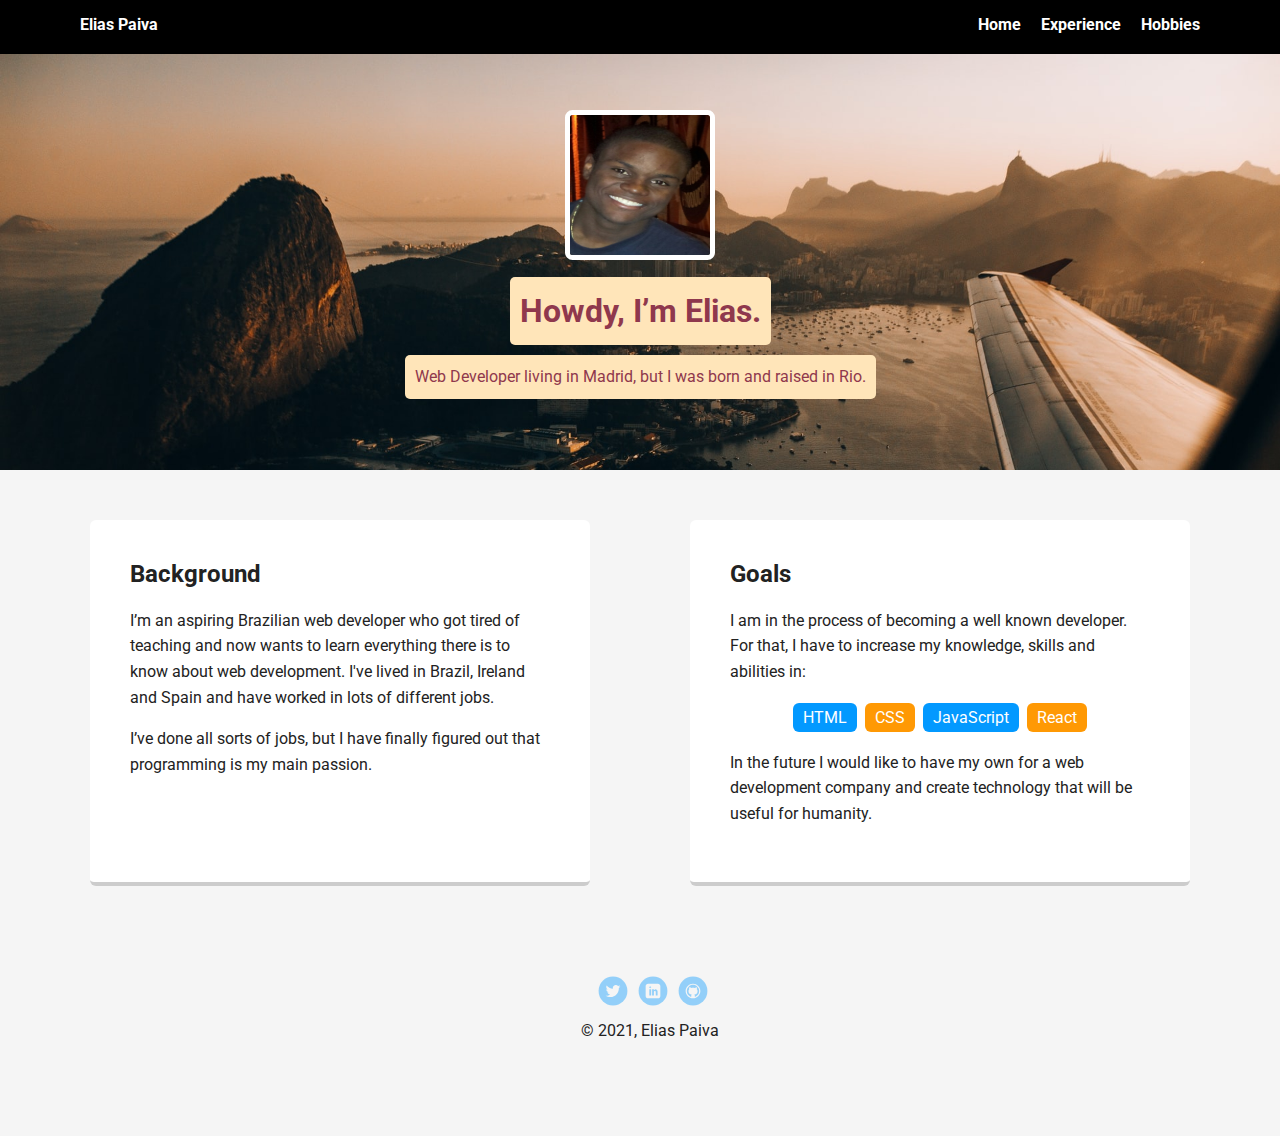
<file: index.html>
<!doctype html>
<html lang="en">
<head>
  <meta charset="utf-8">
  <title>Elias Paiva's Profile</title>
  <meta name="viewport" content="width=device-width, initial-scale=1.0">
  <link rel="stylesheet" href="styles.css">
  <link href="https://fonts.googleapis.com/css?family=Muli%7CRoboto:400,300,500,700,900" rel="stylesheet"></head>
  <body>

    <nav class="main-nav">
        <ul class="nav">
          <li class="name">Elias Paiva</li>
          <li><a href="index.html">Home</a></li>
          <li><a href="Pages/experience.html">Experience</a></li>
          <li><a href="Pages/hobbies.html">Hobbies</a></li>
        </ul>
    </nav>

    <header>
      <img src="images/me.jpg" alt="An image of Elias' face" class="profile-image">
      <h1 class="tag name">Howdy, I’m Elias.
      </h1>
      <p class="tag location">Web Developer living in Madrid, but I was born and raised in Rio.</p>
    </header>

    <main class="flex">
      <section class="card">
        <h2>Background</h2>
        <p>I’m an aspiring Brazilian web developer who got tired of teaching and now wants to learn everything there is to know about web development. I've lived in Brazil, Ireland and Spain and have worked in lots of different jobs.</p>
        <p>I’ve done all sorts of jobs, but I have finally figured out that programming is my main passion.</p>
      </section> 

      <section class="card">
        <h2>Goals</h2>
        <p>I am in the process of becoming a well known developer. For that, I have to increase my knowledge, skills and abilities in:</p>
        <ul class="skills">
          <li>HTML</li>
          <li>CSS</li>
          <li>JavaScript</li>
          <li>React</li>
        </ul>
        <p>In the future I would like to have my own for a web development company and create technology that will be useful for humanity.</p>
      </section> 

    </main>
    
    <footer>
      <ul>
        <li><a href="https://twitter.com/FuturoWebdev?s=08" class="social twitter" target="_blank">Twitter</a></li>
        <li><a href="https://www.linkedin.com/in/elias-paiva-8225631b8/" class="social linkedin" target="_blank">LinkedIn</a></li>
        <li><a href="https://github.com/eliaspaiva" class="social github" target="_blank">Github</a></li>
      </ul>
      <p class="copyright">&copy;	 2021, Elias Paiva</p>
    </footer>
  </body>
  </html>
</file>
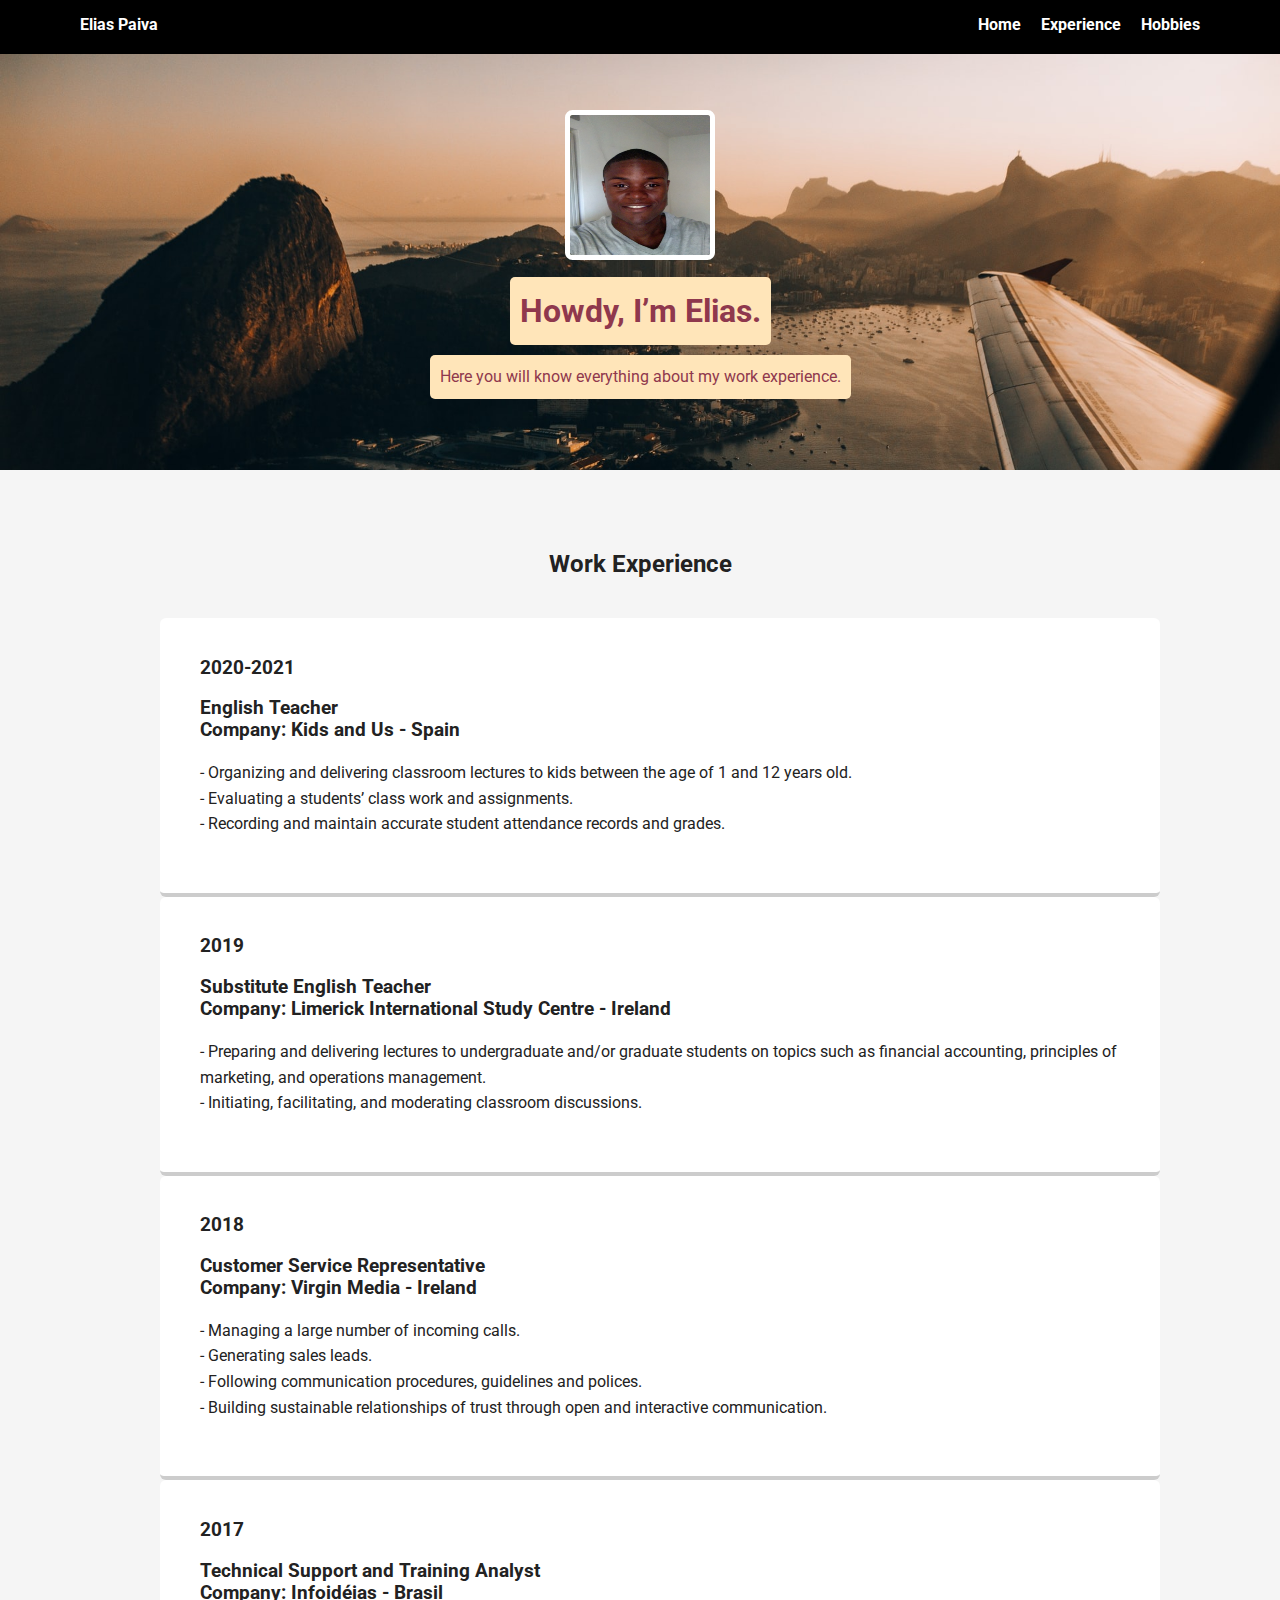
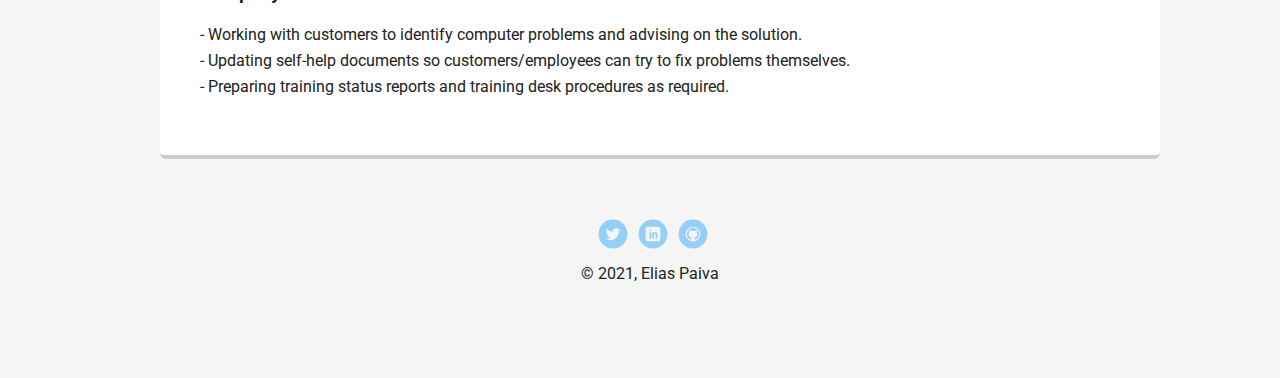
<file: Pages/experience.html>
<!doctype html>
<html lang="en">
<head>
  <meta charset="utf-8">
  <title>Elias Paiva's Work Experience</title>
  <meta name="viewport" content="width=device-width, initial-scale=1.0">
  <link rel="stylesheet" href="../styles.css">
  <link href="https://fonts.googleapis.com/css?family=Muli%7CRoboto:400,300,500,700,900" rel="stylesheet"></head>
  <body>

    <nav class="main-nav">
        <ul class="nav">
          <li class="name">Elias Paiva</li>
          <li><a href="../index.html">Home</a></li>
          <li><a href="experience.html">Experience</a></li>
          <li><a href="hobbies.html">Hobbies</a></li>

        </ul>
    </nav>

    <header>
      <img src="../images/me1.jpg" alt="An image of Elias' face" class="profile-image">
      <h1 class="tag name">Howdy, I’m Elias.</h1>
      <p class="tag location">Here you will know everything about my work experience.</p>
    </header>


    <section class="header_2">
      <h2>Work Experience</h2>
    </section>


    <main class="flex_2">
        <section class="card_2">
          <h3>2020-2021</h3>
          <h3>English Teacher <br> Company: Kids and Us - Spain</h3>
          <p>- Organizing and delivering classroom lectures to
            kids between the age of 1 and 12 years old. <br>
            - Evaluating a students’ class work and assignments. <br>
            - Recording and maintain accurate student
            attendance records and grades.</p>
        </section> 

          <section class="card_2">
            <h3>2019</h3>
            <h3>Substitute English Teacher <br> Company: Limerick International Study Centre - Ireland</h3>
            <p>- Preparing and delivering lectures to undergraduate
              and/or graduate students on topics such as
              financial accounting, principles of marketing, and
              operations management. <br>
              - Initiating, facilitating,
              and moderating classroom discussions.</p>
          </section> 

            <section class="card_2">
              <h3>2018</h3>
              <h3>Customer Service Representative <br> Company: Virgin Media - Ireland</h3>
              <p>- Managing a large number of incoming calls. <br> 
                - Generating sales leads. <br>
                - Following communication procedures, guidelines and polices. <br>
                - Building sustainable relationships of trust through open and interactive communication.
                </p>
            </section> 

            <section class="card_2">
              <h3>2017</h3>
              <h3>Technical Support and Training Analyst <br> Company: Infoidéias - Brasil</h3>
              <p>- Working with customers to identify computer problems and advising on the solution. <br>
                - Updating self-help documents so customers/employees can try to fix problems themselves. <br>
                 - Preparing training status reports and training desk procedures as required.</p>
            </section> 
    </main>
    
    <footer>
      <ul>
        <li><a href="https://twitter.com/FuturoWebdev?s=08" class="social twitter" target="_blank">Twitter</a></li>
        <li><a href="https://www.linkedin.com/in/elias-paiva-8225631b8/" class="social linkedin" target="_blank">LinkedIn</a></li>
        <li><a href="https://github.com/eliaspaiva" class="social github" target="_blank">Github</a></li>
      </ul>
      <p class="copyright">&copy;	 2021, Elias Paiva</p>
    </footer>
  </body>
  </html>
</file>
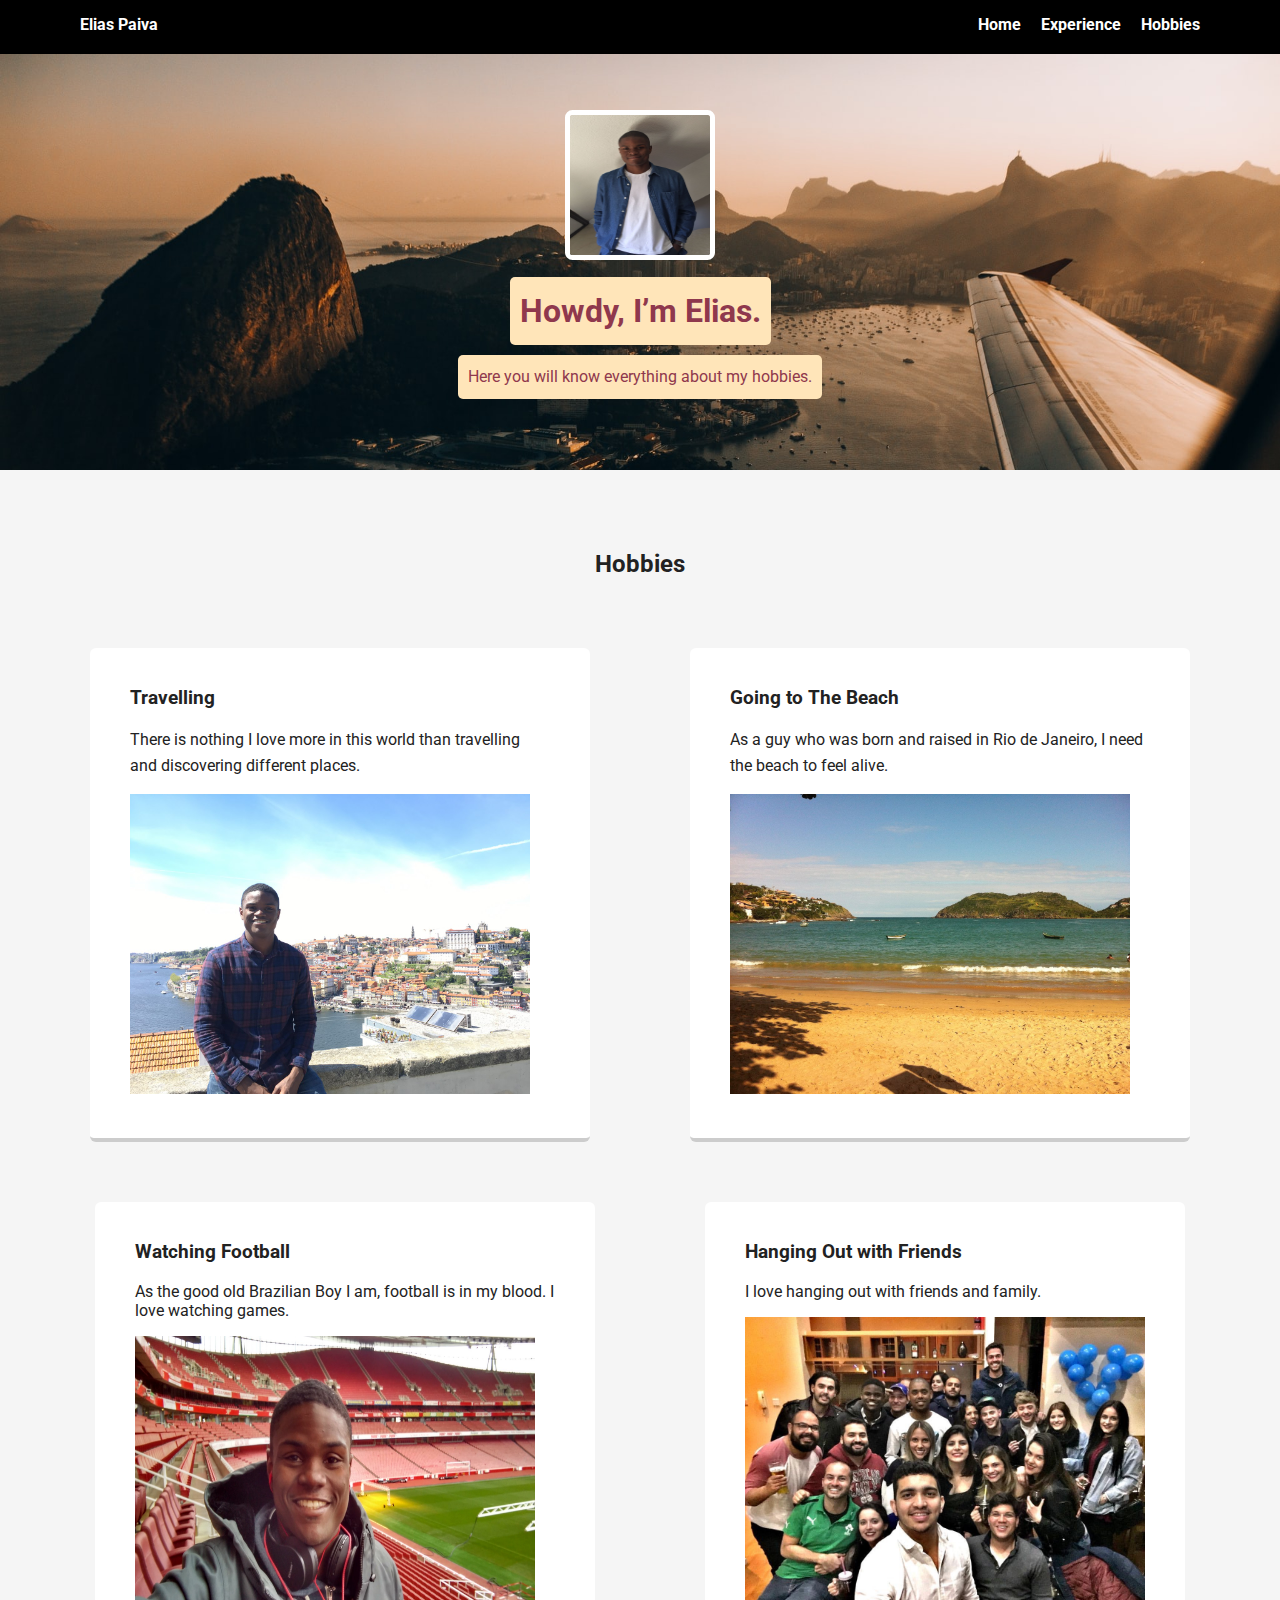
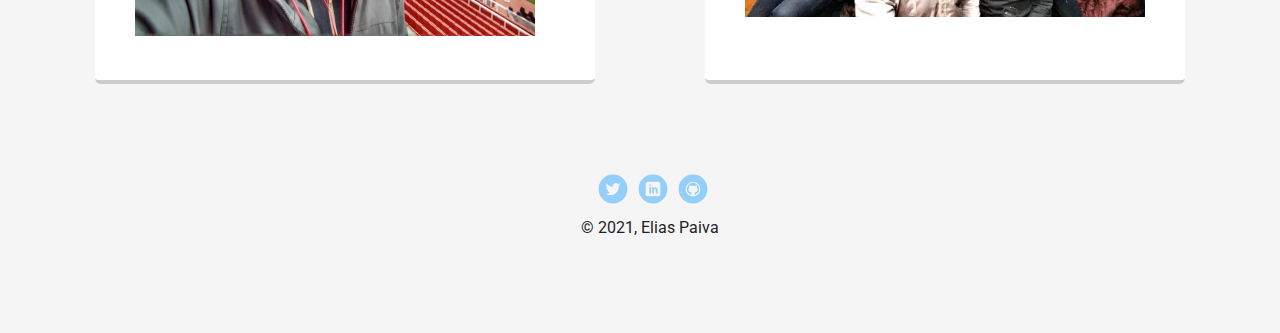
<file: Pages/hobbies.html>
<!doctype html>
<html lang="en">
<head>
  <meta charset="utf-8">
  <title>Elias Paiva's Hobbies</title>
  <meta name="viewport" content="width=device-width, initial-scale=1.0">
  <link rel="stylesheet" href="../styles.css">
  <link href="https://fonts.googleapis.com/css?family=Muli%7CRoboto:400,300,500,700,900" rel="stylesheet"></head>
  <body>

    <nav class="main-nav">
      <ul class="nav">
        <li class="name">Elias Paiva</li>
        <li><a href="../index.html">Home</a></li>
        <li><a href="experience.html">Experience</a></li>
        <li><a href="hobbies.html">Hobbies</a></li>
      </ul>
  </nav>

  <header>
    <img src="../images/me2.jpg" alt="An image of Elias" class="profile-image">
    <h1 class="tag name">Howdy, I’m Elias.
    </h1>
    <p class="tag location">Here you will know everything about my hobbies.</p>
  </header>

  <section class="header_2">
    <h2>Hobbies</h2>
  </section>

  <main class="flex">
    <section class="card">
      <h3>Travelling</h3>
      <p>There is nothing I love more in this world than travelling and discovering different places. </p>
      <img src="../images/travelling1.jpg" alt="An image of Elias and a beautiful background in Porto, Portugal" class="image-hobbies">
    </section> 

      <section class="card">
        <h3>Going to The Beach</h3>
        <p>As a guy who was born and raised in Rio de Janeiro, I need the beach to feel alive. </p>
        <img src="../images/beach.jpg" alt="An image of a beach in Rio de Janeiro" class="image-hobbies">
      </section> 
    </main>

      <aside class="flex">
        <article class="card">
          <h3>Watching Football</h3>
          <p>As the good old Brazilian Boy I am, football is in my blood. I love watching games. </p>
          <img src="../images/stadium.jpg" alt="An image of the author in an empty football stadium in London, England" class="image-hobbies">
        </article> 
    
          <article class="card">
            <h3>Hanging Out with Friends</h3>
            <p>I love hanging out with friends and family. </p>
            <img src="../images/friends.jpg" alt="An image of the author and his friends at a party" class="image-hobbies">
          </article> 
  </aside>
    
    <footer>
      <ul>
        <li><a href="https://twitter.com/FuturoWebdev?s=08" class="social twitter" target="_blank">Twitter</a></li>
        <li><a href="https://www.linkedin.com/in/elias-paiva-8225631b8/" class="social linkedin" target="_blank">LinkedIn</a></li>
        <li><a href="https://github.com/eliaspaiva" class="social github" target="_blank">Github</a></li>
      </ul>
      <p class="copyright">&copy;	 2021, Elias Paiva</p>
    </footer>
  </body>
  </html>
</file>
<file: styles.css>
/* Global Layout Set-up */
* { 
  box-sizing: border-box;
}
  
body {
  margin: 0;
  padding: 0;
  text-align: center;
  font-family: 'Roboto', sans-serif;
  color: #222;
  background: #F5F5F5;
}
/* Link Styles */

a {
  text-decoration: none;
  color: white;
}
a:hover {
  color: #4433ff;
}

/* Section Styles */

.main-nav {
  width: 100%;
  background: black;
  min-height: 30px;
  padding: 10px;
  position: fixed;
  text-align: center;
}
.nav {
  display: flex;
  justify-content: space-around;
  font-weight: 700;
  list-style-type: none;
  margin: 0 auto;
  padding: 0;
}

.nav .name {
    display: block;
    margin-right: auto;
    color: white;
}
.nav li {
  padding: 5px 10px 10px 10px;
}
.nav a {
  transition: all .5s;
}
.nav a:hover {
  color: blue
}

/* Header index.html */

header {
  text-align: center;
  background: url('images/rio.jpg') no-repeat top center ;
  background-size: cover;
  overflow: hidden;
  padding-top: 60px;
}
header {
  line-height: 1.5;
}
header .profile-image {
  margin-top: 50px;
  width: 150px;
  height: 150px;
  border-radius: 50%;
  border: 3px solid white;
  transition: all .5s;
}
header .profile-image:hover {
  transform: scale(1.2) rotate(5deg);
}

main .image-hobbies {
  width: 400px;
  height: 300px;
}

aside .image-hobbies {
  width: 400px;
  height: 300px;
}

/* Header experience.html */

.header_2 {
  text-align: center;
  overflow: hidden;
  padding-top: 60px;
}
header {
  line-height: 1.5;
}
header .profile-image {
  margin-top: 50px;
  width: 150px;
  height: 150px;
  border-radius: 50%;
  border: 3px solid white;
  transition: all .5s;
}
header .profile-image:hover {
  transform: scale(1.2) rotate(5deg);
}


/* Header hobbies.html */

.header_3 {
  text-align: center;
  background: url('images/rio3.jpg') no-repeat  top center ;
  background-size: cover;
  overflow: hidden;
  padding-top: 60px;
}
header {
  line-height: 1.5;
}
header .profile-image {
  margin-top: 50px;
  width: 150px;
  height: 150px;
  border-radius: 5%;
  border: 5px solid white;
  transition: 1s ease-in-out;
}
header .profile-image:hover {
  transform: scale(1) rotate(9deg);
}




.tag {
  background-color: #ffe5b9;
  color: #8f384d;
  padding: 10px;
  border-radius: 5px;
  display: table;
  margin: 10px auto;
} 
.location {
  background-color: #ffe5b9;
  color: #8f384d;
}
.card {
  margin: 30px;
  padding: 20px 40px 40px;
  max-width: 500px;
  text-align: left;
  background: #fff;
  border-bottom: 4px solid #ccc;
  border-radius: 6px;
  transition: all .5s;
}






.card_2 {
  margin-left: 120px;
  padding: 20px 40px 40px;
  max-width: 1000px;
  text-align: left;
  background: #fff;
  border-bottom: 4px solid #ccc;
  border-radius: 6px;
  transition: all .5s;
}

.card_2:hover {
  border-color: #ff99ff;
}


.card:hover {
  border-color: #ff99ff;
}

ul.skills {
  padding: 0;
  text-align: center;
}

.skills li {
  border-radius: 6px;
  display: inline-block;
  background: #ff9904;
  color: white;
  padding: 5px 10px;
  margin: 2px;
}

.skills li:nth-child(odd) {
  background: #0399ff;
}

footer {
  width: 100%;
  min-height: 30px;
  padding: 20px 0 40px 20px;
}

footer .copyright {
  top: -8px;
  font-size: .75em;
}

footer ul {
  list-style-type: none;
  margin: 0;
  padding: 0;
}

footer ul li {
  display: inline-block;
}

a.social {
  display: inline-block;
  text-indent: -9999px;
  margin-left: 5px;
  width: 30px;
  height: 30px;
  background-size: 30px 30px;
  opacity: .4;
  transition: all .5s;
}
a.twitter {
  background-image: url(images/twitter.svg);
}
a.linkedin {
  background-image: url(images/linkedin.svg);
}
a.github {
  background-image: url(images/github.svg);
}
a.social:hover {
  opacity: 1;
}
.clearfix {
  clear: both;
}

/* Styles for larger screens */
@media screen and (min-width: 720px) {
  
  .flex {
      display: -ms-flexbox;      /* TWEENER - IE 10 */
      display: flex; 
      max-width: 1200px;
      -ms-flex-pack: distribute;
      justify-content: space-around;
      margin: 0 auto;
  }

  /* resume.html */

  .flex_2{
   max-width: 1200px;
    -ms-flex-pack: distribute;
    margin: 0 auto;
}

  /* resume.html */

  header {
    min-height: 470px;
  }

  .nav {
    max-width: 1200px;
    padding: 0 30px;
  }


  main {
    padding-top: 20px;
  }

  main p {
    line-height: 1.6em;
  }

  footer {
    font-size: 1.3em;
    max-width: 1200px;
    margin: 40px auto;
  }

}
</file>
